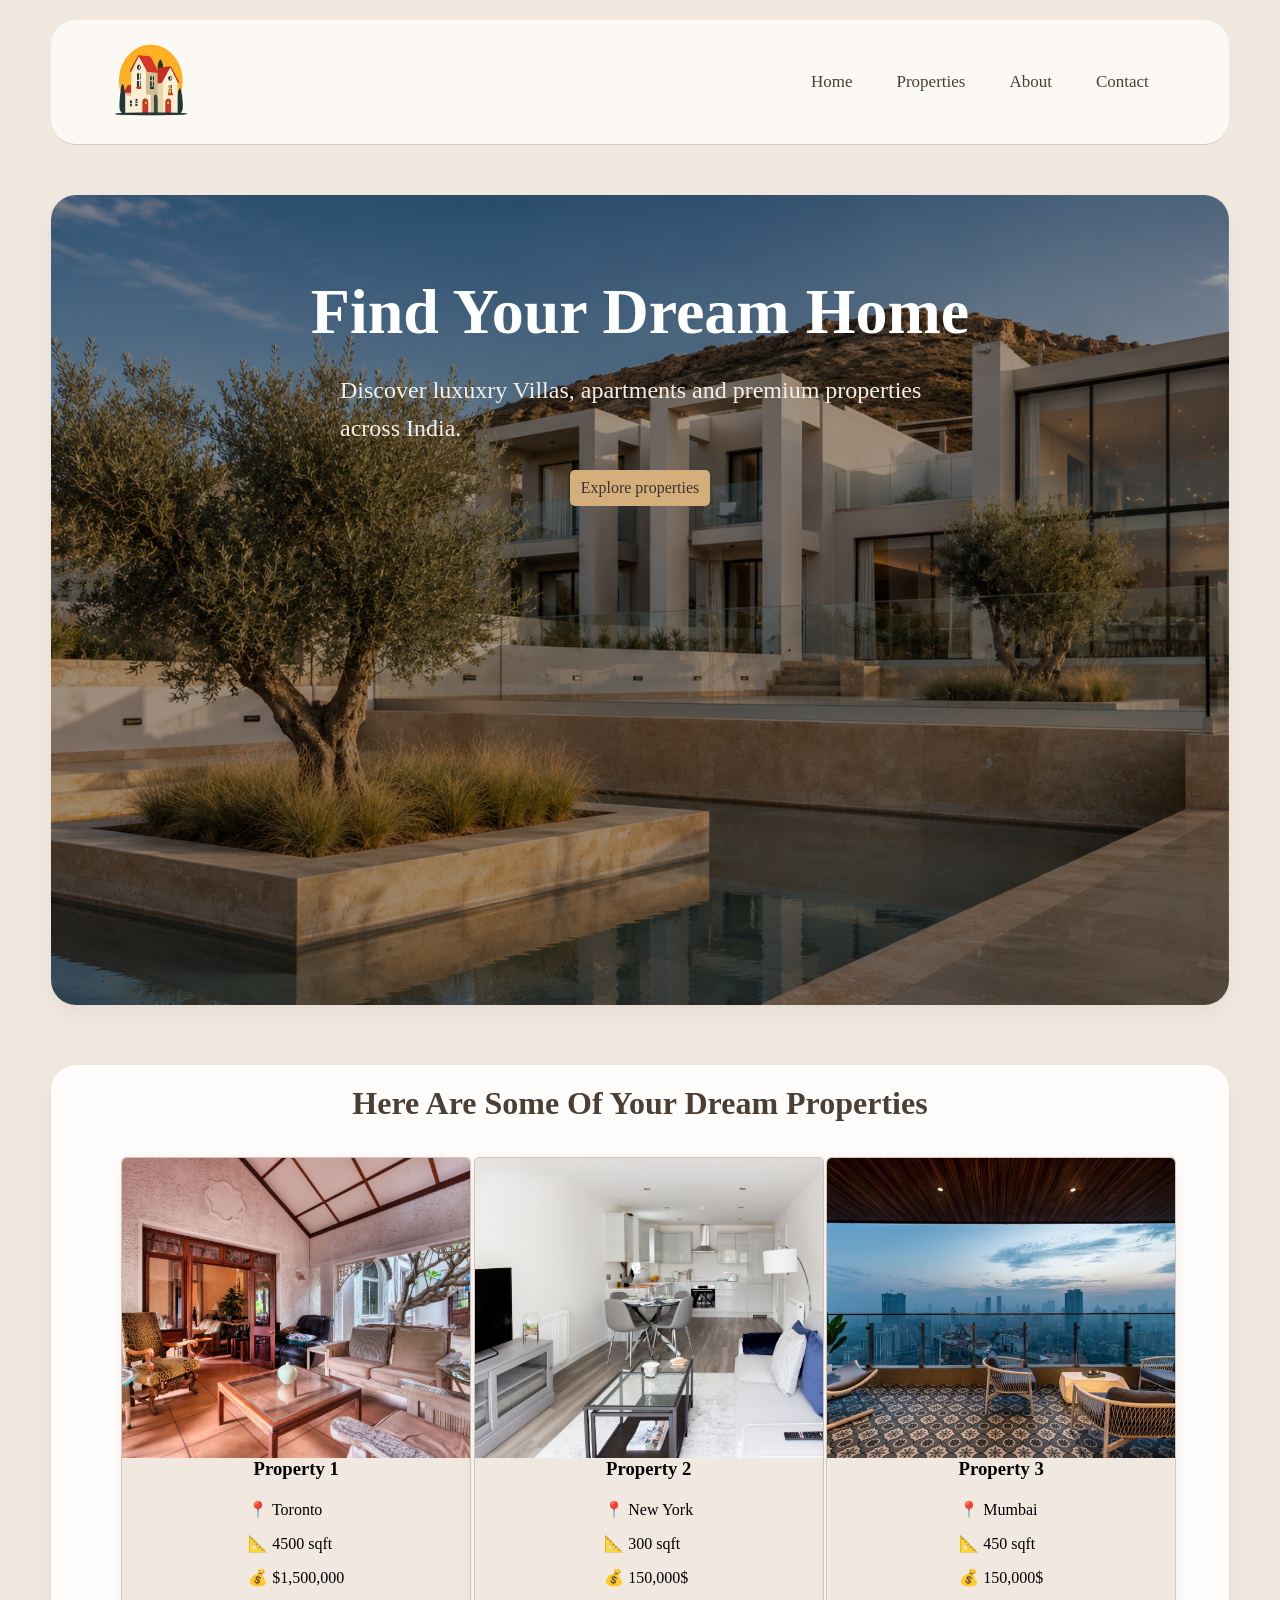
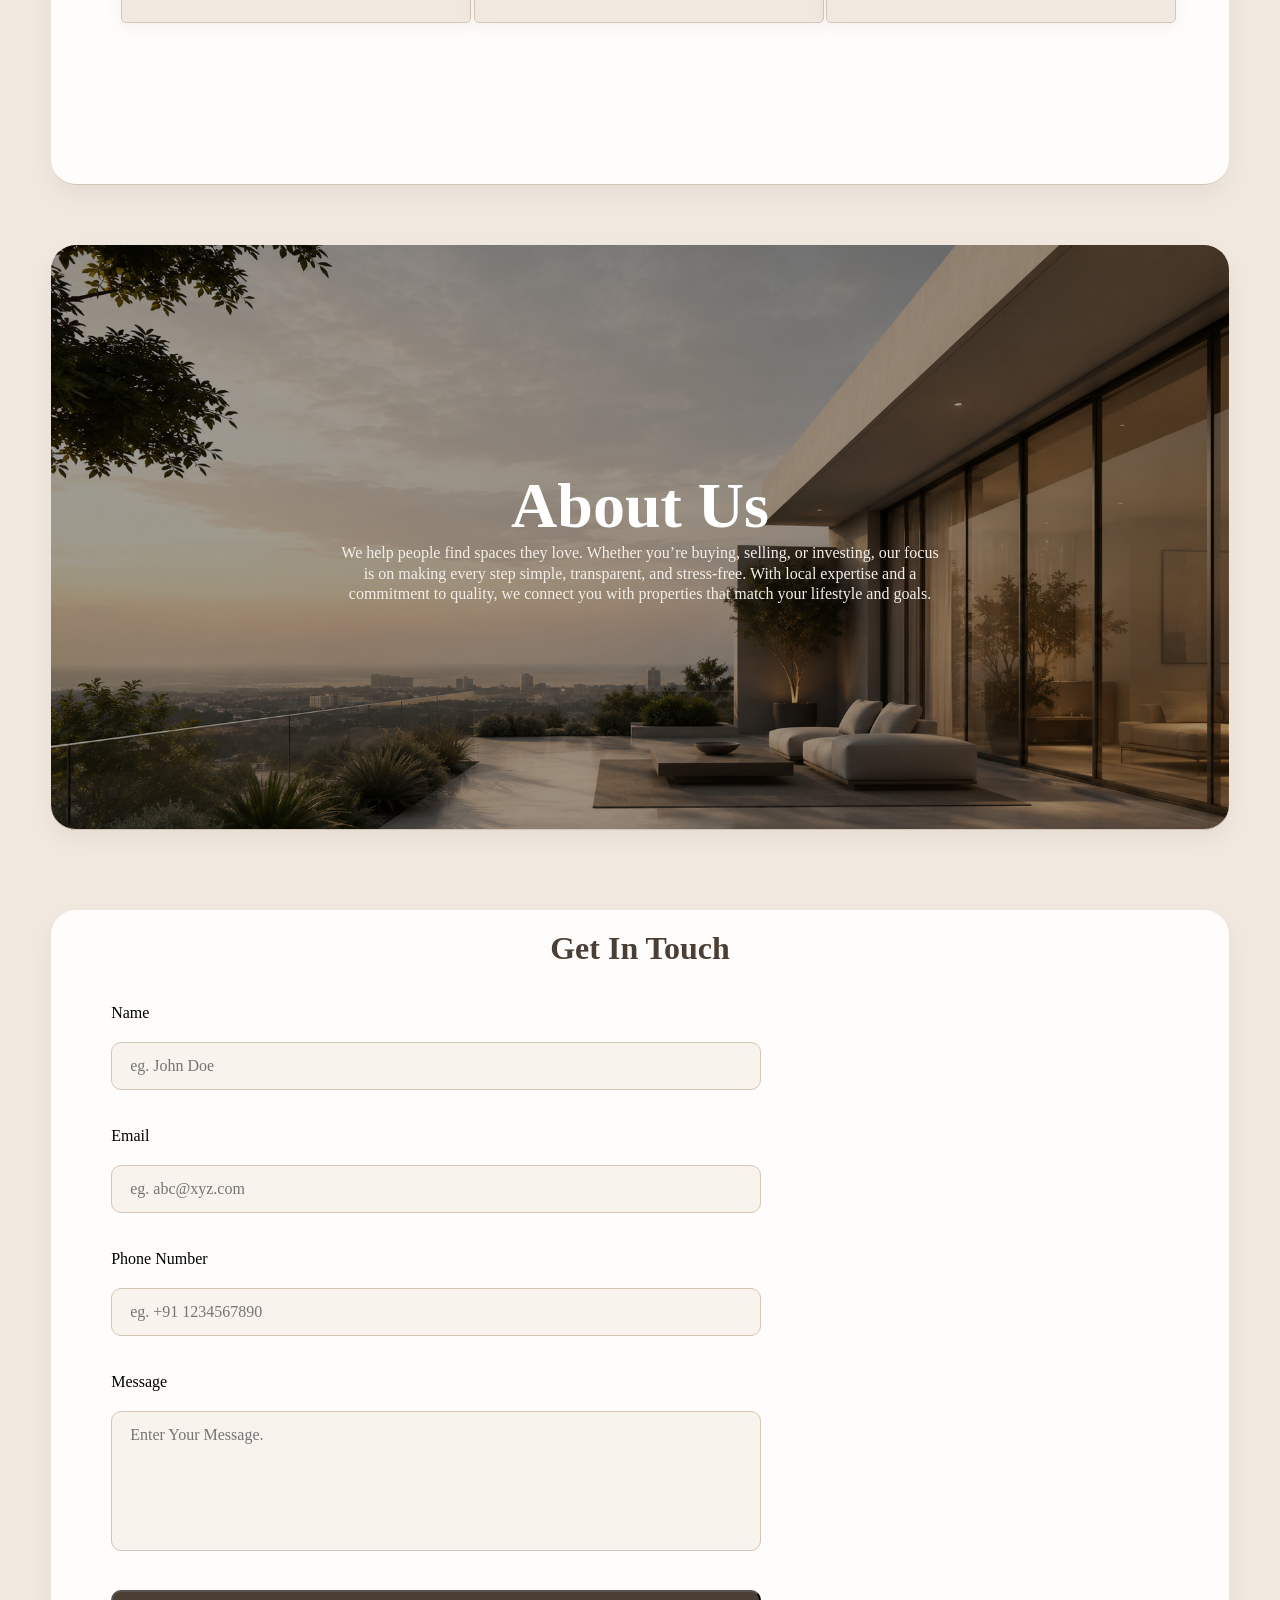
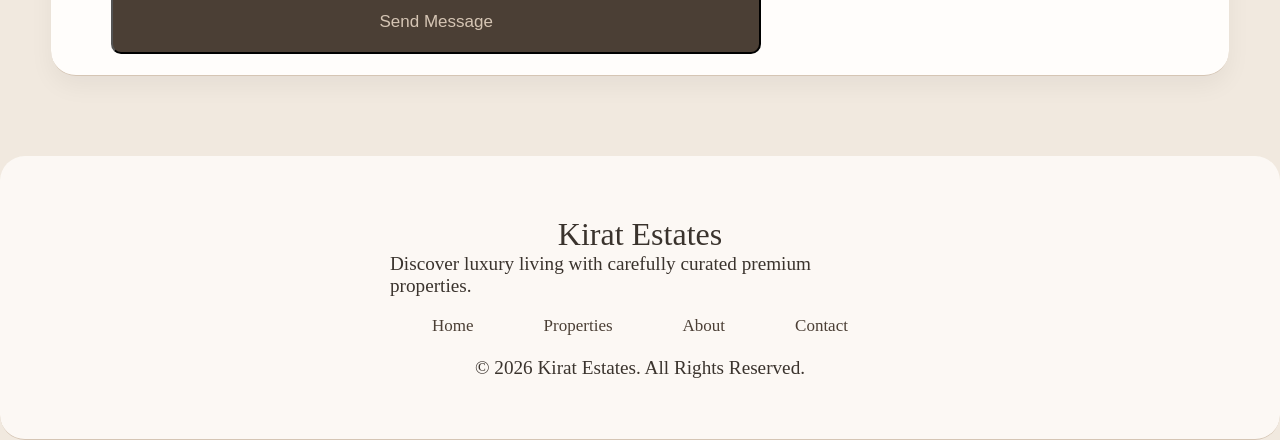
<file: index.html>
<!DOCTYPE html>
<html lang="en">
<head>
    <meta charset="UTF-8">
    <meta name="viewport" content="width=device-width, initial-scale=1.0">
    <title>RealEstate</title>
    <link rel="stylesheet" href="style.css">
    <meta name="viewport" content="width=device-width, initial-scale=1.0">
</head>
<body>
    <header>
        <div class="header-image">
    <img src="logo.png" alt="Logo">
   
</div> 

<div class="header-nav">
            
<nav>

    <a href="#hero-section">Home</a>

    <a href="#property-section">Properties</a>

    <a href="#about-section">About</a>

    <a href="#contact-section">Contact</a>

</nav>
        
        </div>
    </header>
    <main>
        <section class="hero" id="hero-section">
            <div class="hero-content">
                <h1>Find Your Dream Home</h1>
                <p>
                    Discover luxuxry Villas, apartments and premium properties across India.
                </p>
                <a href="#property-section" class="hero-btn">
                    Explore properties
                </a>
            </div>

        </section>
        <section class="properties" id="property-section">
            <div class="properties-title">
                <h1>Here Are Some Of Your Dream Properties</h1>
                </div>
                <div class="property-content">
                    <a href="toronto.html" class="property-link">
                    <div class="property-card">
                        
                <img src="p1.jpg" alt="property">
                <h3>Property 1</h3>
                <div class="property-details">
    <p>📍 Toronto</p>
    <p>📐 4500 sqft</p>
    <p>💰 $1,500,000</p>
</div>
                    
                
            </div>
            </a>
        <a href="newYork.html" class="property-link">
            <div class="property-card">
                <img src="p2.jpg" alt="property">
                <h3>Property 2</h3>
                <div class="property-details">
                    <p> 📍 New York</p>
                <p>📐 300 sqft</p>
                <p>💰 150,000$</p>
                </div>
                
            </div>
        </a>
        <a href="mumbai.html" class="property-link">
            <div class="property-card">
                <img src="p3.jpeg" alt="property">
                <h3>Property 3</h3>
                <div class="property-details">
                 <p> 📍 Mumbai</p>
                <p>📐 450 sqft</p>
                  <p>💰 150,000$</p> 
                </div>
                 
                
            </div>
            </a>
                </div>
            
        
        </section>
        <section class="about" id="about-section">
            <div class="about-title">
                <h1>About Us</h1>
                <p>We help people find spaces they love. Whether you’re buying, selling, or investing, our focus is on making every step simple, transparent, and stress-free. With local expertise and a commitment to quality, we connect you with properties that match your lifestyle and goals.</p>

            </div>
        </section>
        <section class="contact" id="contact-section">
            <div class="contact-content">
                <h1>Get In Touch</h1>
            </div>
            <form action="">
            <div class="contact-form">
                
                    <label for="name">Name</label>
                    <input type="text" name="name" id="name" placeholder="eg. John Doe" required>
                </div>
                    <div class="contact-form"><label for="email">Email</label>
                    <input type="email" name="email" id="email" placeholder="eg. abc@xyz.com" required></div>
                    <div class="contact-form"><label for="number">Phone Number</label>
                    <input type="tel" id="number" name="number" placeholder="eg. +91 1234567890" required></div>
                    <div class="contact-form"><label for="message">Message</label>
                    <textarea name="message" id="message" placeholder="Enter Your Message. " required></textarea>
                    
                    <button type="submit">Send Message</button>
                </form>
                
            </div>
        </section>
    </main>
    <footer>
        <div class="footer-content">
            <h3>Kirat Estates</h3>
            <p>Discover luxury living with carefully curated premium properties.</p>
            <nav>

    <a href="#hero-section">Home</a>

    <a href="#property-section">Properties</a>

    <a href="#about-section">About</a>

    <a href="#contact-section">Contact</a>

</nav>
            <p class="copyright">

            © 2026 Kirat Estates. All Rights Reserved.

        </p>
        </div>
    </footer>
    
</body>
</html>
</file>
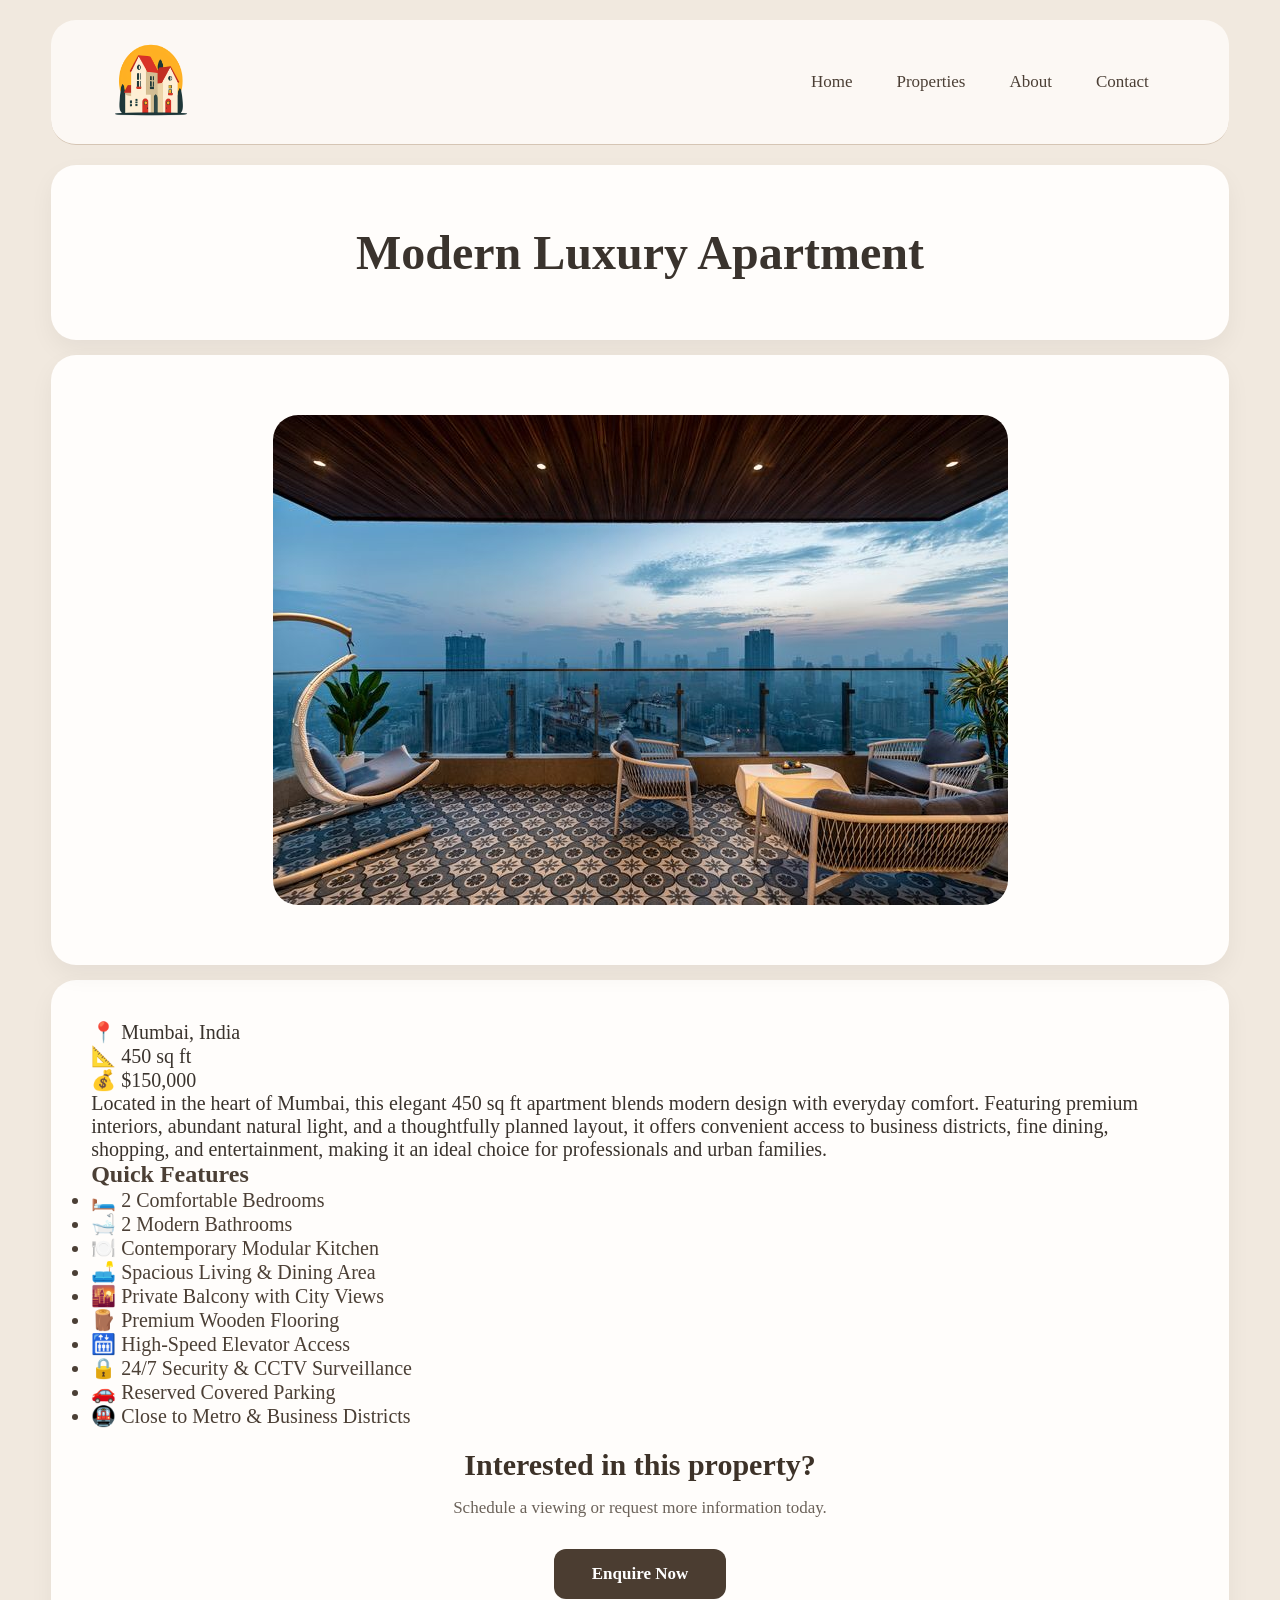
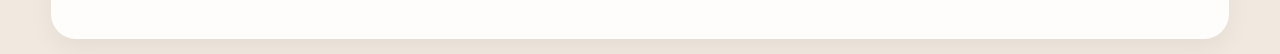
<file: mumbai.html>
<!DOCTYPE html>
<html lang="en">
<head>
    <meta charset="UTF-8">
    <meta name="viewport" content="width=device-width, initial-scale=1.0">
    <title>Modern Luxury Villa | Kirat Estates</title>
    <link rel="stylesheet" href="style.css">
    <meta name="viewport" content="width=device-width, initial-scale=1.0">
</head>
<body>
    <header>
        <div class="header-image">
    <img src="logo.png" alt="Logo">
   
</div> 

<div class="header-nav">
            
<nav>

    <a href="index.html#hero-section">Home</a>

    <a href="index.html#property-section">Properties</a>

    <a href="index.html#about-section">About</a>

    <a href="#contact-section">Contact</a>

</nav>
        
        </div>
    </header>
<main>
    <section class="property-title">
        <h1>Modern Luxury Apartment</h1>
    </section>
    <section class="property-image">
        <img src="p3.jpeg" alt="property">
    </section>
    <section class="property-info">
        <p>📍 Mumbai, India</p>
<p>📐 450 sq ft</p>
<p>💰 $150,000</p><p>
Located in the heart of Mumbai, this elegant 450 sq ft apartment blends modern design with everyday comfort. Featuring premium interiors, abundant natural light, and a thoughtfully planned layout, it offers convenient access to business districts, fine dining, shopping, and entertainment, making it an ideal choice for professionals and urban families.
</p>

        <h3>Quick Features</h3>

<ul>
    <li>🛏️ 2 Comfortable Bedrooms</li>
    <li>🛁 2 Modern Bathrooms</li>
    <li>🍽️ Contemporary Modular Kitchen</li>
    <li>🛋️ Spacious Living & Dining Area</li>
    <li>🌇 Private Balcony with City Views</li>
    <li>🪵 Premium Wooden Flooring</li>
    <li>🛗 High-Speed Elevator Access</li>
    <li>🔒 24/7 Security & CCTV Surveillance</li>
    <li>🚗 Reserved Covered Parking</li>
    <li>🚇 Close to Metro & Business Districts</li>
</ul>
<div class="property-enquire">

    <h3>Interested in this property?</h3>

    <p>Schedule a viewing or request more information today.</p>

    <a href="index.html#contact-section" class="enquire-btn">

        Enquire Now

    </a>

</div>
</section>
    

</main>
    
</body>
</html>
</file>
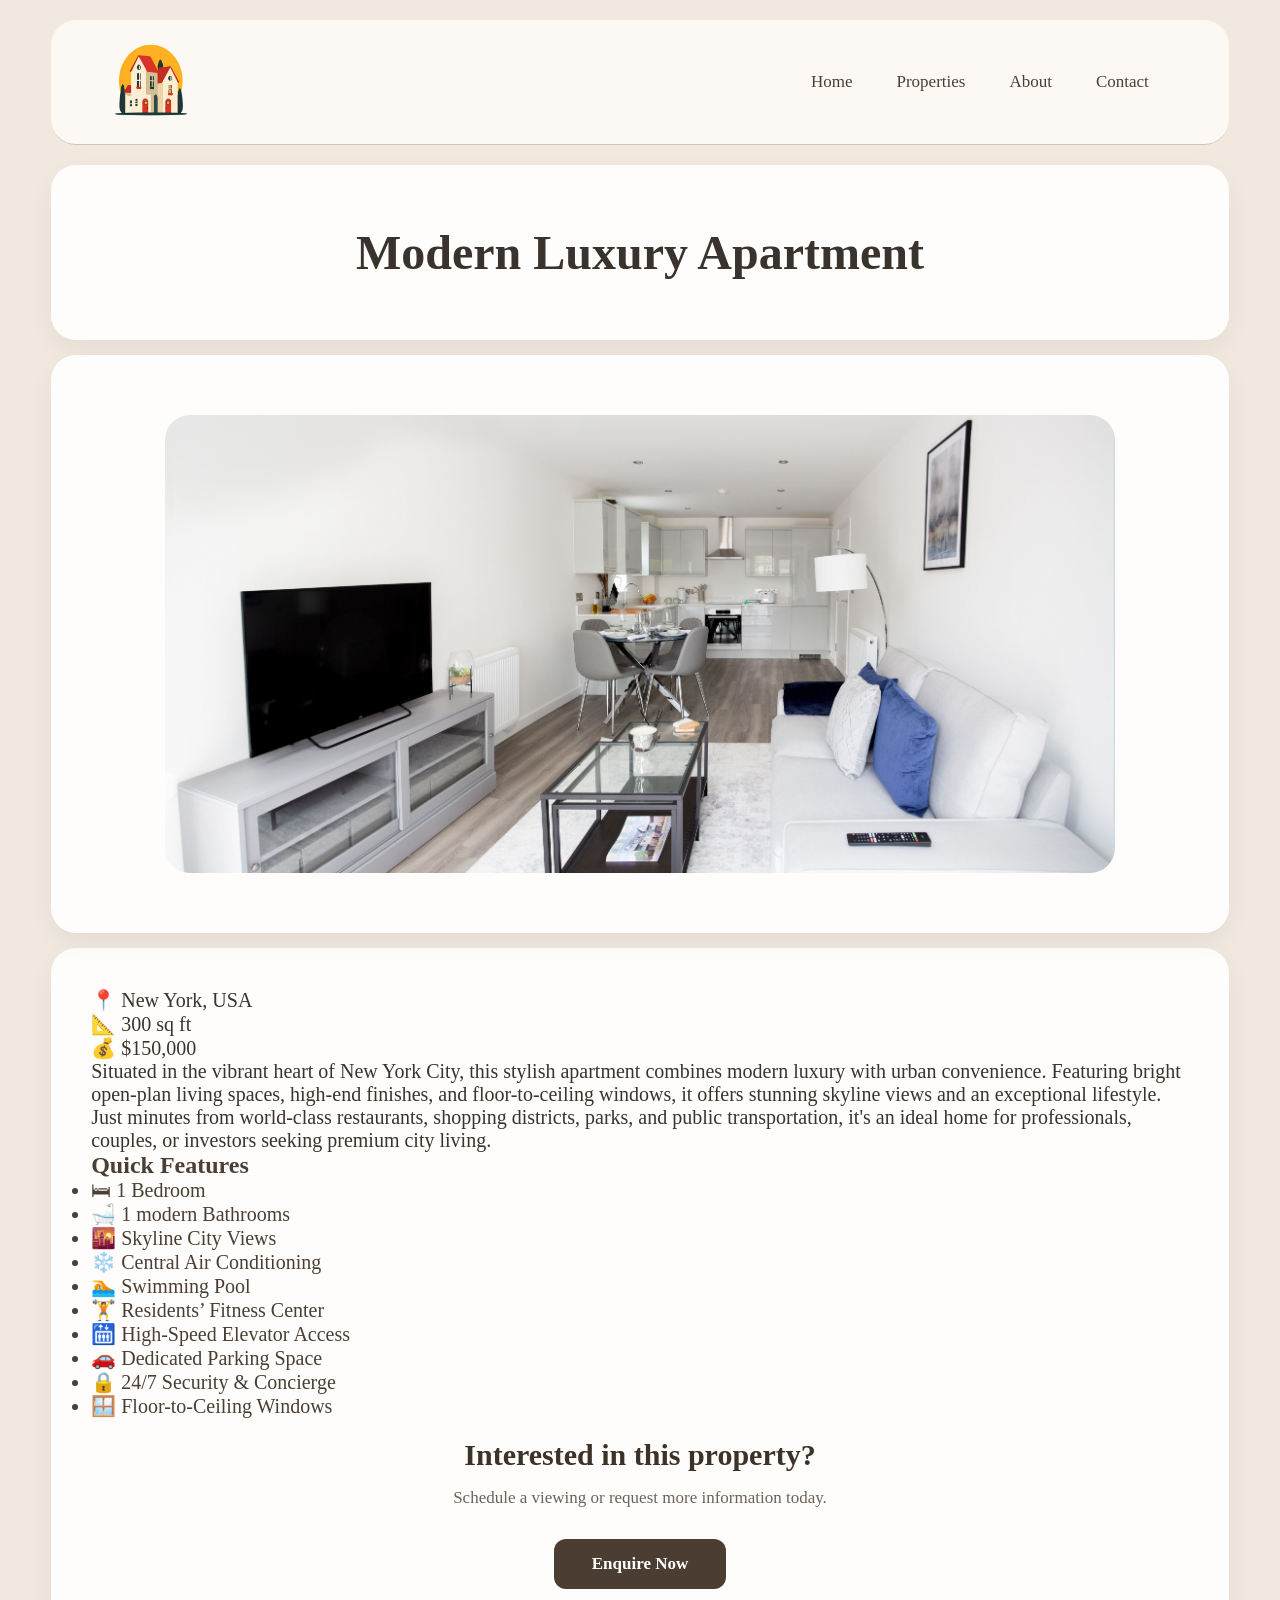
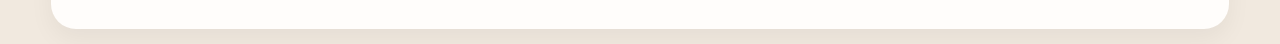
<file: newYork.html>
<!DOCTYPE html>
<html lang="en">
<head>
    <meta charset="UTF-8">
    <meta name="viewport" content="width=device-width, initial-scale=1.0">
    <title>Modern Luxury Villa | Kirat Estates</title>
    <link rel="stylesheet" href="style.css">
    <meta name="viewport" content="width=device-width, initial-scale=1.0">
</head>
<body>
    <header>
        <div class="header-image">
    <img src="logo.png" alt="Logo">
   
</div> 

<div class="header-nav">
            
<nav>

    <a href="index.html#hero-section">Home</a>

    <a href="index.html#property-section">Properties</a>

    <a href="index.html#about-section">About</a>

    <a href="#contact-section">Contact</a>

</nav>
        
        </div>
    </header>
<main>
    <section class="property-title">
        <h1>Modern Luxury Apartment</h1>
    </section>
    <section class="property-image">
        <img src="p2.jpg" alt="property">
    </section>
    <section class="property-info">
        <p>📍 New York, USA</p>
<p>📐 300 sq ft</p>
<p>💰 $150,000</p><p>
Situated in the vibrant heart of New York City, this stylish apartment combines modern luxury with urban convenience. Featuring bright open-plan living spaces, high-end finishes, and floor-to-ceiling windows, it offers stunning skyline views and an exceptional lifestyle. Just minutes from world-class restaurants, shopping districts, parks, and public transportation, it's an ideal home for professionals, couples, or investors seeking premium city living.
</p>

        <h3>Quick Features</h3>
        <ul><li> 🛏 1 Bedroom</li>
        <li>🛁 1 modern Bathrooms</li>
    <li> 🌇 Skyline City Views</li>
<li>❄️ Central Air Conditioning</li><li>🏊 Swimming Pool</li>
<li>🏋️ Residents’ Fitness Center</li>
<li> 🛗 High-Speed Elevator Access</li>
<li> 🚗 Dedicated Parking Space</li>
<li>🔒 24/7 Security & Concierge</li>
<li>🪟 Floor-to-Ceiling Windows</li>
</ul>
<div class="property-enquire">

    <h3>Interested in this property?</h3>

    <p>Schedule a viewing or request more information today.</p>

    <a href="index.html#contact-section" class="enquire-btn">

        Enquire Now

    </a>

</div>
</section>
    

</main>
    
</body>
</html>
</file>
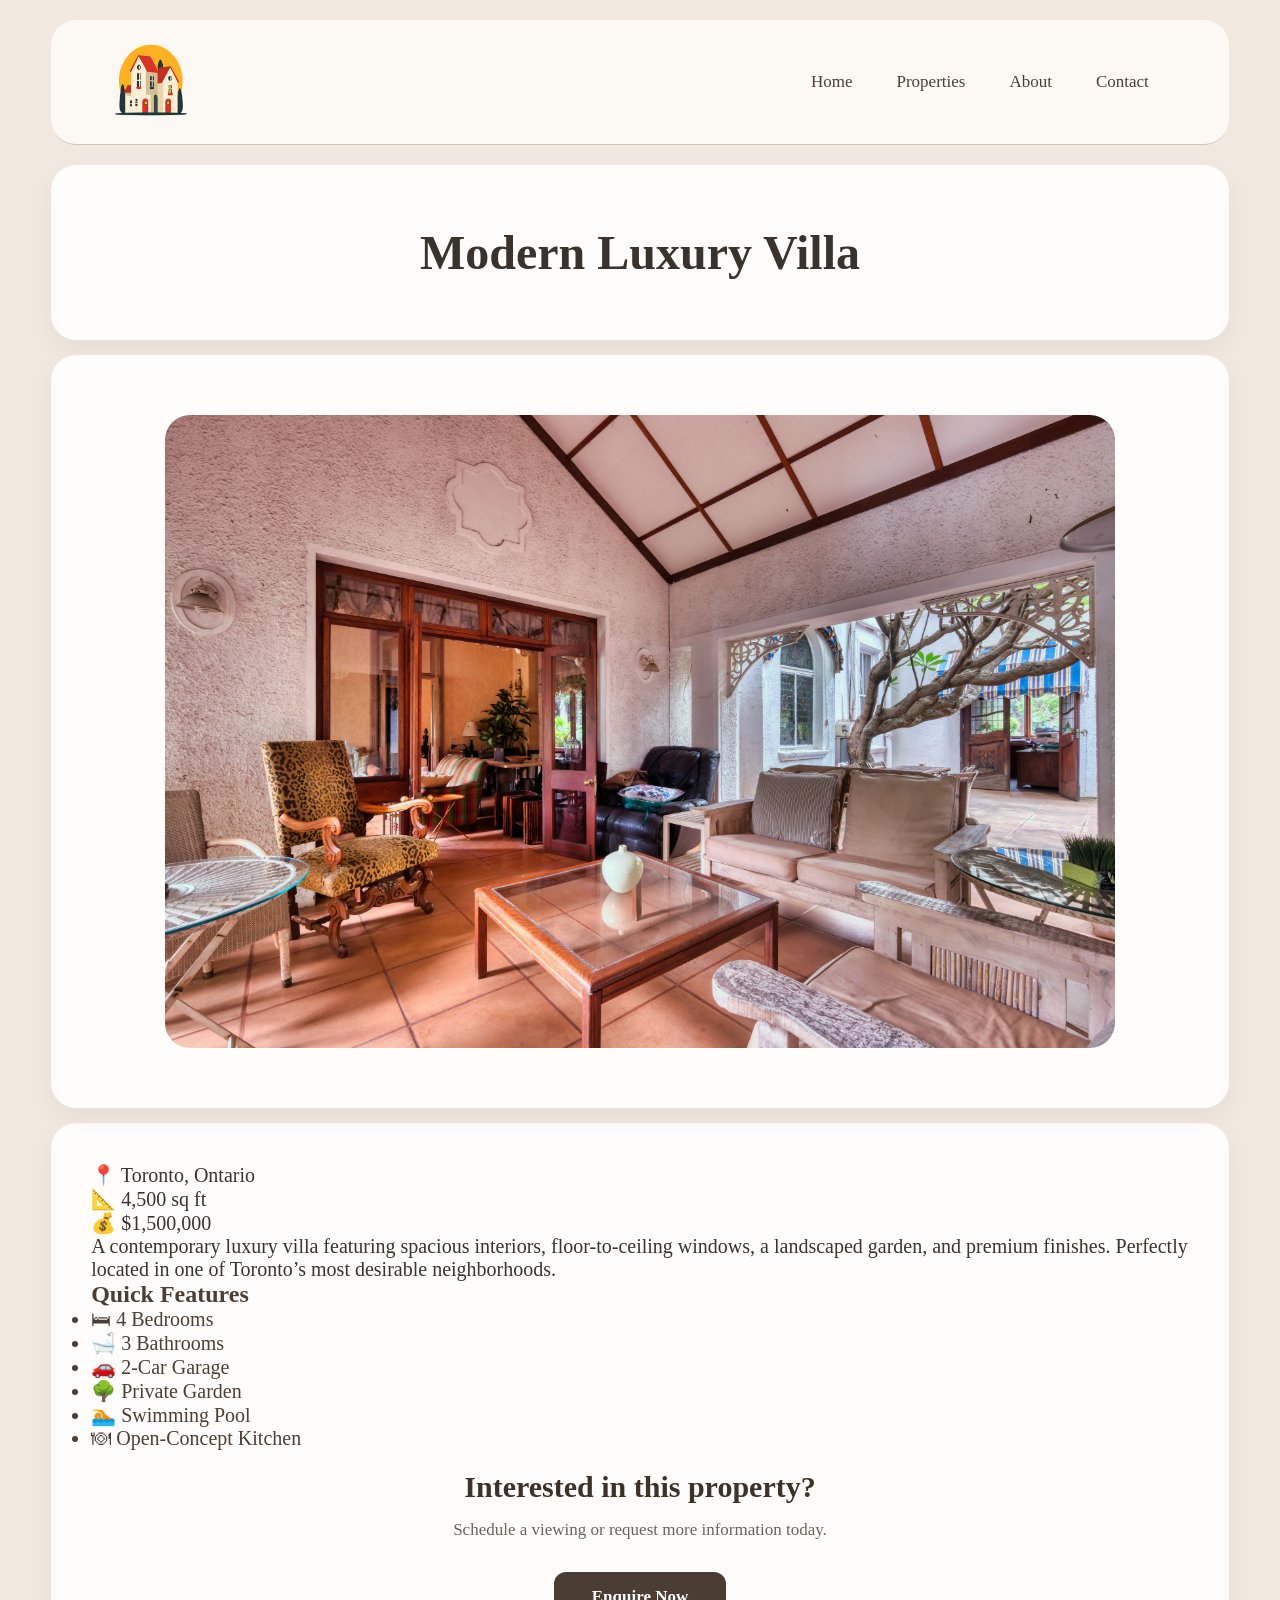
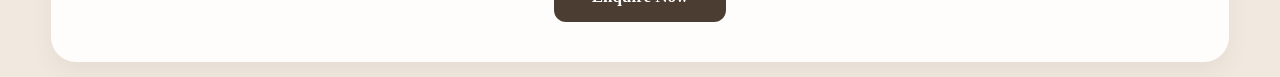
<file: toronto.html>
<!DOCTYPE html>
<html lang="en">
<head>
    <meta charset="UTF-8">
    <meta name="viewport" content="width=device-width, initial-scale=1.0">
    <title>Modern Luxury Villa | Kirat Estates</title>
    <link rel="stylesheet" href="style.css">
    <meta name="viewport" content="width=device-width, initial-scale=1.0">
</head>
<body>
    <header>
        <div class="header-image">
    <img src="logo.png" alt="Logo">
   
</div> 

<div class="header-nav">
            
<nav>

    <a href="index.html#hero-section">Home</a>

    <a href="index.html#property-section">Properties</a>

    <a href="index.html#about-section">About</a>

    <a href="#contact-section">Contact</a>

</nav>
        
        </div>
    </header>
<main>
    <section class="property-title">
        <h1>Modern Luxury Villa</h1>
    </section>
    <section class="property-image">
        <img src="p1.jpg" alt="property">
    </section>
    <section class="property-info">
        <p>📍 Toronto, Ontario</p>
<p>📐 4,500 sq ft</p>
<p>💰 $1,500,000</p>
        <p>A contemporary luxury villa featuring spacious interiors, floor-to-ceiling windows, a landscaped garden, and premium finishes. Perfectly located in one of Toronto’s most desirable neighborhoods.</p>
        <h3>Quick Features</h3>
        <ul><li> 🛏 4 Bedrooms</li>
        <li>🛁 3 Bathrooms</li>
    <li>🚗 2-Car Garage</li>
<li>🌳 Private Garden</li><li>🏊 Swimming Pool</li>
<li>🍽 Open-Concept Kitchen</li>
</ul>
<div class="property-enquire">

    <h3>Interested in this property?</h3>

    <p>Schedule a viewing or request more information today.</p>

    <a href="index.html#contact-section" class="enquire-btn">

        Enquire Now

    </a>

</div>
</section>
    

</main>
    
</body>
</html>
</file>
<file: style.css>
*{
    margin:0;
    padding:0;
    box-sizing:border-box;
}
html{
    scroll-behavior: smooth;
}
body{

    background:#F1E9DF;

}
main{
    width:min(92%,1200px);
    margin:0 auto;
}
header{
    display:flex;
    justify-content:space-between;
    align-items:center;
    width:min(92%,1200px);

    margin:20px auto;
    padding:20px 60px;
    background:rgba(255, 253, 251, 0.8);
    border-radius: 25px;
    border-bottom:1px solid #D5C5B4;
}
.header-image img{
    width: 100%;
    max-width: 80px;
    height: 80px;
}

.header-nav nav a{
    text-decoration: none;
    padding: 20px;
    
    color:#4B3F35;

    font-size:17px;

    font-weight:500;

    transition:.3s ease;
    transform:translateY(-1px);
    
}
.header-nav nav a:hover{
    transform: translateY(-2px); 
    box-shadow: 0 10px 30px rgba(0, 0, 0, 0.12);
    border-radius: 5px;
    color: #D4AE7B;

}

.hero{

    display:flex;
    justify-content: center;

    padding:80px;

    min-height:90vh;

    margin-top:50px;

    border-radius:25px;

    overflow:hidden;

    position:relative;

    background-image:
        linear-gradient(rgba(0,0,0,.38), rgba(0,0,0,.38)),
        url("villa.png");

    background-size:cover;

    background-position:center;

    background-repeat:no-repeat;
    width: 100%;
    box-sizing: border-box;

}
.hero-content{
    display: flex;
    flex-direction: column;
    align-items: center;
    gap: 22px;
}

.hero-content h1{
    color: #FFFFFF;
    font-size: 4rem;
    font-weight: 700;
    max-width: 750px;
    
}
.hero-content p{
    color: #F3EFE8;
    font-size: 1.5rem;
    font-weight: 500;
    line-height: 1.6;
    max-width: 600px;

}    
.hero-btn{
    background :#D4AE7B;
    padding: 9px 11px;
    border-radius: 5px;
    
}
.hero-btn {
    text-decoration: none;
    color: #3A332D;
}
.hero-btn:hover{
    background:#D5B07A;
    transform:translateY(-2px);
    transition:.3s ease;
}
.properties{
    display:flex;
    flex-direction: column;
    padding:20px 60px;
    background:rgba(255, 253, 251, 1);
    border-radius: 25px;
    border-bottom:1px solid #D5C5B4;
    margin-top: 25px;
    min-height: 80vh;
    margin-top: 50px;
    padding-bottom: 100px;
    width: 100%;
    
}
.properties-title{
    text-align: center;
    width: 100%;
    margin-bottom: 30px;
}

.properties-title h1{
    font-size: 2rem;
    font-weight: 600;
    color:#4B3F35;
}
.property-content{
    display: flex;
    flex-direction: row;
justify-content: center;}

.property-card{
    display: flex;
    flex-direction: column;
    align-items: center;
    width: 100%;
    max-width: 350px;
    height: 100%;
    background:#F1E9DF;;
    border: .5px solid #D5C5B4;
    border-radius: 5px;
    margin: 5px 10px;
    box-shadow: 0 4px 20px rgba(0, 0, 0, 0.05);
    transition: box-shadow 0.3s ease, transform 0.3s ease;
    cursor: pointer;
    padding-bottom:25px;
}
.property-card:hover {
    transform: translateY(-5px); 
    box-shadow: 0 10px 30px rgba(0, 0, 0, 0.12); 
}
.property-card img{
    height: 300px;
    width: 100%;
    object-fit: cover;
    border-radius: 5px 5px 0px 0px;
}
.about{
    display:flex;
    flex-direction: column;
    justify-content: center;
    align-items: center;
    padding:20px 60px;
    background:rgba(255, 253, 251, 1);
    border-radius: 25px;
    border-bottom:1px solid #D5C5B4;
    margin-top: 50px;
    overflow:hidden;

    position:relative;

    background-image:
        linear-gradient(rgba(0,0,0,.38), rgba(0,0,0,.38)),
        url("about.png");

    background-size:cover;

    background-position:center;

    background-repeat:no-repeat;
    min-height: 80vh;
    width: 100%;
  

    
}

    
.about-title{
     text-align: center;
   }

.about-title h1{
    color: #FFFFFF;
    

    font-size: 4rem;
    font-weight: 700;
    
}
.about-title p{
    color: #F3EFE8;
    font-size: 1rem;
    font-weight: 500;
    line-height: 1.3;
    max-width: 600px;
}
.contact{
    display:flex;
    flex-direction: column;
    padding:20px 60px;
    background:rgba(255, 253, 251, 1);
    border-radius: 25px;
    border-bottom:1px solid #D5C5B4;
    margin-top: 25px;
    min-height: 70vh;
    margin: 80px auto;
    
    width: 100%;
}
.contact-content{
    align-items: center;
    justify-content: center;
    text-align: center;
}
.contact-content h1{
    
    font-size: 2rem;
    font-weight: 600;
    color:#4B3F35;
}
.contact-form{
    display: flex;
    flex-direction: column;
    gap: 20px;
    margin-top: 25px;
    max-width: 650px;
    width: 100%;
}
.contact-form form{
    display: flex;
    flex-direction: column;
    gap: 20px ;
    
}
.contact-form label{
    width: 120px;
    margin-top: 12px;
    font-size: 1rem;

}
.contact-form input,
.contact-form textarea{
    flex: 1;
    width: 100%;

    border: 1px solid #D5C5B4;
    border-radius: 10px;
    background: #F8F3ED;
    padding: 14px 18px;
    font-size: 1rem;
    font-family: inherit;
    outline: none;
}

.contact-form input{
    height: 50px;
}

.contact-form textarea{
    min-height: 140px;
    resize: none;
}
.contact form button{
    display: block;
    margin: 20px auto 0; 
    width: 100%;

    padding: 20px;
    color: #D5C5B4;
    
    background-color:#4B3F35;

    font-size:17px;

    font-weight:500;

    transition:.3s ease;
    transform:translateY(-1px);
    border-radius: 10px;

}
.contact form button:hover{
      background:#D5B07A;
    transform:translateY(-2px);
    transition:.3s ease;

}
.footer-content{
    display:flex;
    flex-direction: column;
    justify-content:center;
    align-items:center;
    padding: 60px 30px;
    background:rgba(255, 253, 251, 0.8);
    border-radius: 25px;
    border-bottom:1px solid #D5C5B4;

}
.footer-content h3{
    color: #3A332D;
    font-size: 2rem;
    font-weight: 500;
    text-align: center;
}
.footer-content p{
    color: #3A332D;
    font-size: 1.2rem;
    font-weight: 400;
    max-width:500px;
    }
.footer-content nav{
    display: flex;
    gap: 30px;
    
}
.footer-content nav a{
    text-decoration: none;
    padding: 20px;
    
    color:#4B3F35;

    font-size:17px;

    font-weight:500;

    transition:.3s ease;
    transform:translateY(-1px);
}
.footer-content nav a:hover{
    transform: translateY(-2px); 
    box-shadow: 0 10px 30px rgba(0, 0, 0, 0.12);
    border-radius: 5px;
    color: #D4AE7B;
}
.copyright{
    color: #8c8176;;
    font-size: .9rem;
}
.property-link{
    text-decoration:none;
    color:inherit;
    display:block;
}

.property img{
    width: 100%;
}
section{
    background:#FFFDFB;
    border-radius:25px;
    padding:60px;
    margin:60px auto;
    box-shadow:0 10px 25px rgba(0,0,0,.05);
}
.property-title{
    display: flex;
    align-items: center;
    justify-content: center;
    margin-top: 15px;
    margin-bottom: 15px;
    padding: 20px auto;
}
.property-title h1{
    color: #3A332D;
    font-size: 3rem;
    font-weight: 700;
    text-align: center;
    padding: 20px auto;
    
}
.property-image{
    display: flex;
    overflow:hidden;
    position:relative;
    align-items: center;
    justify-content: center;
    margin-top: 15px;
    margin-bottom: 15px;
}
.property-image img{
    max-width: 950px;
    max-height: 750px;
    border-radius: 25px;
}
.property-info{
    display: flex;
    flex-direction: column;
    padding: 40px;
    margin-top: 15px;
    margin-bottom: 15px;
    align-items: flex-start;
    


}
.property-info p{
    color: #3A332D;
    font-size: 1.25rem;
    font-weight: 500;
    
}
.property-info h3{
    font-size: 1.5rem;
    color: #4B3F35;
    font-weight: 600;
    
}
.property-info li{
    color: #4B3F35;
    font-size: 1.25rem;
    font-weight: 500;
}

.property-enquire{
    max-width: 700px;
    margin: 20px auto 0;
    text-align: center;
}

.property-enquire:hover{
    transform: translateY(-4px);
    box-shadow: 0 18px 40px rgba(0,0,0,.12);
    border-radius: 20px;
    padding: 30px;
}

.property-enquire h3{
    font-size: 30px;
    color: #3d3228;
    margin-bottom: 12px;
}

.property-enquire p{
    color: #6b6259;
    font-size: 17px;
    margin-bottom: 28px;
    line-height: 1.6;
}

.enquire-btn{
    display: inline-block;

    background: #4b3d31;
    color: #fff;

    text-decoration: none;

    padding: 15px 38px;

    border-radius: 12px;

    font-size: 17px;
    font-weight: 600;

    transition: all .3s ease;
}

.enquire-btn:hover{
    background: #2f241c;
    transform: translateY(-2px);
    box-shadow: 0 10px 20px rgba(75,61,49,.35);
}

.enquire-btn:active{
    transform: translateY(0);
}
.property-details{
    display:flex;
    flex-direction:column;
    gap:15px;
    margin-top:20px;
}

@media (max-width:768px){
    section{

    padding:20px;

}
   
header{
    display:flex;
    justify-content:space-between;
    align-items:center;
    padding: 5px 15px;
}
.header-nav{

    margin-top:5px;

}
.header-nav nav{

    display:grid;

    grid-template-columns:1fr 1fr;

    gap:12px;

    justify-items:center;

}

.header-nav nav a{

    padding:8px;

    font-size:15px;

}
.header-image img{
    max-width: 60px;
    max-height: 60px;
}
.hero{
    

    min-height:65vh;

    padding:30px 20px;

     margin:20px auto 0;

}
.hero-content h1{
    font-size: 3.2rem;
    font-weight: 700;
    max-width: 280px;
    
}
.hero-content p{
    font-size: 1.1rem;
    max-width: 280px;
    line-height: 1.5;
}


.properties,

.about,

.contact{

    padding:20px;

}

.footer-content{

        padding:30px 20px;

        text-align:center;

    }

    .footer-content h3{

        font-size:1.8rem;

    }

    .footer-content p{

        font-size:1rem;

        max-width:300px;

        margin:10px auto;

        line-height:1.5;

    }

    .footer-content nav{

        display:flex;

        flex-wrap:wrap;

        justify-content:center;

        gap:12px;

        margin:20px 0;

    }

    .footer-content nav a{

        padding:6px 10px;

        font-size:15px;

    }

    .copyright{

        font-size:0.85rem;

        margin-top:10px;

    }


.properties{
    flex-direction: column;
}
.property-content{

        display:flex;

        flex-direction:column;

        align-items:center;

        gap:20px;

    }
    .properties-title h1{
        font-size: 1.5rem;
    }

    .property-card{

        max-width:320px;

        width:100%;

        margin:0;

    }

    .property-card img{

        height:220px;

    }


.properties{

        padding:20px;

    }

    .about{

        padding:20px;

    }

    .contact{

        padding:20px;

    }
}
.about{
    min-height: 65vh;
}
</file>
